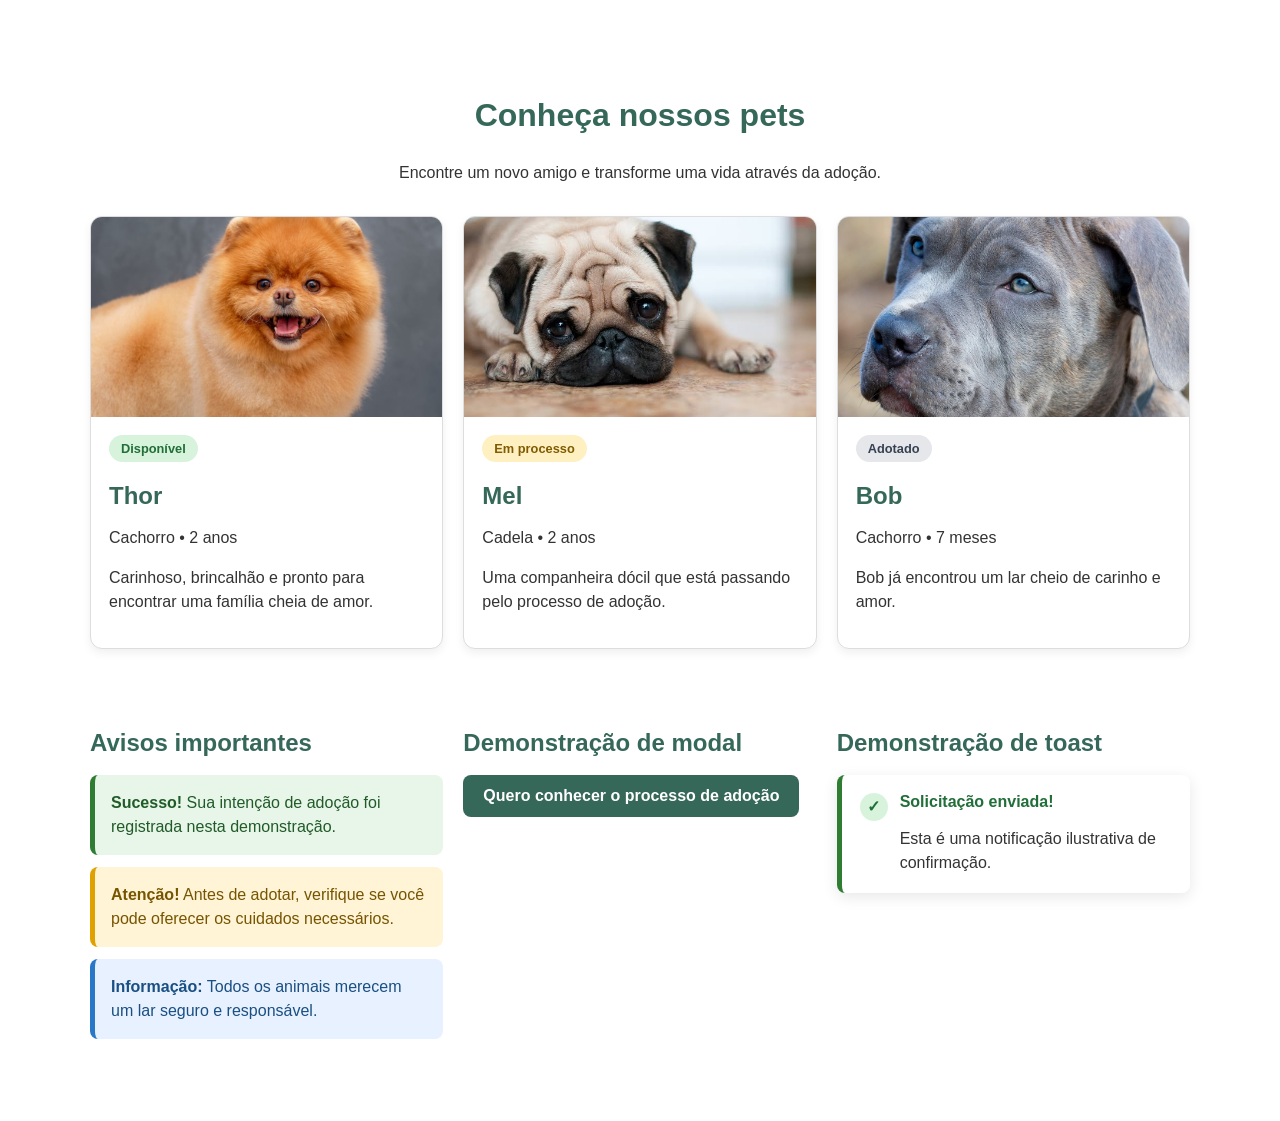
<file: adote.html>
<!DOCTYPE html>
<html lang="pt-BR">
<head>
    <meta charset="UTF-8">
    <meta name="viewport" content="width=device-width, initial-scale=1.0">

    <title>Adote um Amigo</title>

    <link rel="stylesheet" href="css/adote.css">
</head>
<body>
    
<!-- Demonstração de micro-interações - Patas Amigas -->
<section class="demonstracao" aria-labelledby="titulo-demonstracao">

    <h1 id="titulo-demonstracao">Conheça nossos pets</h1>
    <p class="descricao">
        Encontre um novo amigo e transforme uma vida através da adoção.
    </p>

    <!-- Cards dos animais com badges -->
    <div class="cards-pets">

         <!-- Card do Thor -->
    <article class="card-pet">
        <img src="img/thor.jpg"
             alt="Foto do cachorro Thor">

        <div class="conteudo-pet">
            <span class="badge disponivel">Disponível</span>

            <h2>Thor</h2>
            <p>Cachorro • 2 anos</p>

            <p>
                Carinhoso, brincalhão e pronto para encontrar
                uma família cheia de amor.
            </p>
        </div>
    </article>

    
         <!-- Card da Mel -->
    <article class="card-pet">
        <img src="img/mel.jpg"
             alt="Foto do cachorro Thor">

        <div class="conteudo-pet">
            <span class="badge processo">Em processo</span>

            <h2>Mel</h2>
            <p>Cadela • 2 anos</p>

            <p>
                Uma companheira dócil que está passando pelo processo de adoção.
            </p>
        </div>
    </article>

    
         <!-- Card do Bob -->
    <article class="card-pet">
        <img src="img/bob.jpg"
             alt="Foto do cachorro Thor">

        <div class="conteudo-pet">
            <span class="badge adotado">Adotado</span>

            <h2>Bob</h2>
            <p>Cachorro • 7 meses</p>

            <p>
                Bob já encontrou um lar cheio de carinho e amor.
            </p>
        </div>
    </article>

    <!-- Caixas de alerta -->
    <section class="area-alertas" aria-labelledby="titulo-alertas">
        <h2 id="titulo-alertas">Avisos importantes</h2>

        <div class="alerta sucesso" role="status">
            <strong>Sucesso!</strong>
            Sua intenção de adoção foi registrada nesta demonstração.
        </div>

        <div class="alerta atencao" role="note">
            <strong>Atenção!</strong>
            Antes de adotar, verifique se você pode oferecer os cuidados necessários.
        </div>

        <div class="alerta informacao" role="note">
            <strong>Informação:</strong>
            Todos os animais merecem um lar seguro e responsável.
        </div>
    </section>

    <!-- Modal demonstrativo sem JavaScript -->
    <section class="area-modal" aria-labelledby="titulo-modal">
        <h2 id="titulo-modal">Demonstração de modal</h2>

        <details class="modal-demo">
            <summary class="botao-adotar">Quero conhecer o processo de adoção</summary>

            <div class="modal-conteudo" role="dialog"
                 aria-labelledby="titulo-conteudo-modal">

                <div class="modal-caixa">
                    <h3 id="titulo-conteudo-modal">Como funciona a adoção?</h3>

                    <p>
                        A adoção responsável começa com o conhecimento
                        das necessidades do animal e o compromisso com seu bem-estar.
                    </p>

                    <ul>
                        <li>Conheça o pet e sua personalidade.</li>
                        <li>Converse com a equipe responsável.</li>
                        <li>Prepare um ambiente seguro para recebê-lo.</li>
                    </ul>

                    <p class="nota-modal">
                        Esta é uma demonstração visual, sem envio real de cadastro.
                    </p>

                    <p>
                        <strong>Para fechar:</strong> clique novamente no título
                        acima.
                    </p>
                </div>
            </div>
        </details>
    </section>

    <!-- Toast demonstrativo -->
    <section class="area-toast" aria-labelledby="titulo-toast">
        <h2 id="titulo-toast">Demonstração de toast</h2>

        <div class="toast-demo" role="status">
            <span class="icone-toast" aria-hidden="true">✓</span>
            <div>
                <strong>Solicitação enviada!</strong>
                <p>Esta é uma notificação ilustrativa de confirmação.</p>
            </div>
        </div>
    </section>

</section>
</body>
</html>
</file>
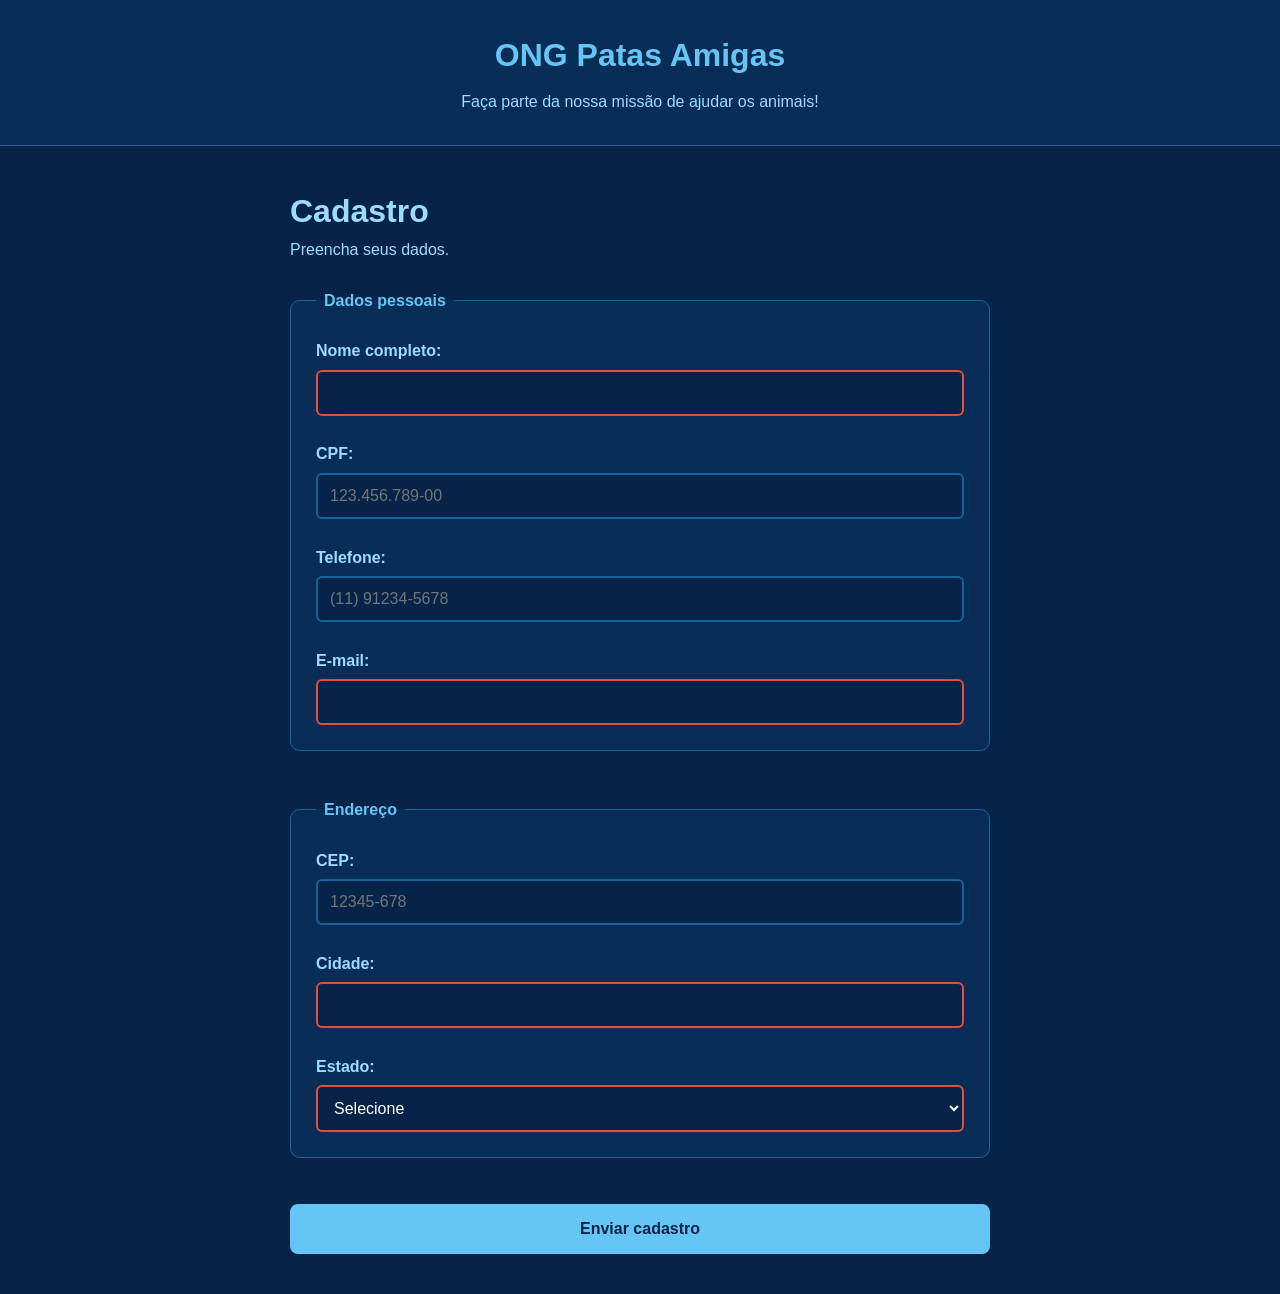
<file: cadastro.html>
<!DOCTYPE html>
<html lang="pt-BR">

<head>
    <meta charset="UTF-8">
    <meta name="viewport" content="width=device-width, initial-scale=1.0">
    <title>Adote - Patas Amigas</title>
    <link rel="stylesheet" href="css/cadastro.css">
</head>

<body>

    <header>
        <h1>ONG Patas Amigas</h1>
        <p>Faça parte da nossa missão de ajudar os animais!</p>
    </header>

    <main>
    
        <h1>Cadastro</h1>

        <p>
            Preencha seus dados.
        </p>

        <form>

            <fieldset>
                <legend>Dados pessoais</legend>

                <label for="nome">Nome completo:</label>
                <input
                    type="text"
                    id="nome"
                    name="nome"
                    required
                >

                <br><br>

                <label for="cpf">CPF:</label>
                <input
                    type="text"
                    id="cpf"
                    name="cpf"
                    pattern="[0-9]{3}\.[0-9]{3}\.[0-9]{3}-[0-9]{2}"
                    placeholder="123.456.789-00"
                    required
                >

                <br><br>

                <label for="telefone">Telefone:</label>
                <input
                    type="tel"
                    id="telefone"
                    name="telefone"
                    pattern="\([0-9]{2}\) 9[0-9]{4}-[0-9]{4}"
                    placeholder="(11) 91234-5678"
                    required
                >

                <br><br>

                <label for="email">E-mail:</label>
                <input
                    type="email"
                    id="email"
                    name="email"
                    required
                >

            </fieldset>

            <br>

            <fieldset>

                <legend>Endereço</legend>

                <label for="cep">CEP:</label>
                <input
                    type="text"
                    id="cep"
                    name="cep"
                    pattern="[0-9]{5}-?[0-9]{3}"
                    placeholder="12345-678"
                    required
                >

                <br><br>

                <label for="cidade">Cidade:</label>
                <input
                    type="text"
                    id="cidade"
                    name="cidade"
                    required
                >

                <br><br>

                <label for="estado">Estado:</label>

                <select
                    id="estado"
                    name="estado"
                    required
                >
                    <option value="">Selecione</option>
                    <option value="SP">São Paulo</option>
                    <option value="RJ">Rio de Janeiro</option>
                    <option value="MG">Minas Gerais</option>
                </select>

            </fieldset>

            <br>

            <button type="submit">
                Enviar cadastro
            </button>

        </form>

    </main>

</body>
</html>
</file>
<file: css/adote.css>
/* ===== DEMONSTRAÇÃO - PATAS AMIGAS ===== */

.demonstracao {
    max-width: 1100px;
    margin: 50px auto;
    padding: 20px;
    font-family: Arial, sans-serif;
    color: #333;
}

.demonstracao h1,
.demonstracao > .descricao {
    text-align: center;
}

.demonstracao h1 {
    color: #356859;
    font-size: 2rem;
}

.descricao {
    margin-bottom: 30px;
    line-height: 1.6;
}

/* ===== CARDS DOS PETS ===== */

.cards-pets {
    display: grid;
    grid-template-columns: repeat(3, 1fr);
    gap: 20px;
}

.card-pet {
    overflow: hidden;
    background-color: #fff;
    border: 1px solid #ddd;
    border-radius: 12px;
    box-shadow: 0 4px 10px #00000010;
    transition: transform 0.2s, box-shadow 0.2s;
}

.card-pet:hover {
    transform: translateY(-5px);
    box-shadow: 0 8px 18px #00000020;
}

.card-pet img {
    display: block;
    width: 100%;
    height: 200px;
    object-fit: cover;
}

.conteudo-pet {
    padding: 18px;
}

.conteudo-pet h2 {
    margin-bottom: 8px;
    color: #356859;
}

.conteudo-pet p {
    line-height: 1.5;
}

/* ===== BADGES ===== */

.badge {
    display: inline-block;
    padding: 6px 12px;
    border-radius: 20px;
    font-size: 0.8rem;
    font-weight: bold;
}

.disponivel {
    background-color: #d8f3dc;
    color: #216e39;
}

.processo {
    background-color: #fff0c2;
    color: #805b00;
}

.adotado {
    background-color: #e5e7eb;
    color: #374151;
}

/* ===== ALERTAS ===== */

.area-alertas,
.area-modal,
.area-toast {
    margin-top: 40px;
}

.area-alertas h2,
.area-modal h2,
.area-toast h2 {
    color: #356859;
    margin-bottom: 18px;
}

.alerta {
    padding: 16px;
    margin-bottom: 12px;
    border-radius: 8px;
    border-left: 5px solid;
    line-height: 1.5;
}

.sucesso {
    background-color: #e8f5e9;
    border-color: #2e7d32;
    color: #205b28;
}

.atencao {
    background-color: #fff4d6;
    border-color: #e0a000;
    color: #765400;
}

.informacao {
    background-color: #e8f1ff;
    border-color: #2878c7;
    color: #194f82;
}

/* ===== MODAL COM DETAILS ===== */

.modal-demo summary {
    list-style: none;
}

.modal-demo summary::-webkit-details-marker {
    display: none;
}

.botao-adotar {
    display: inline-block;
    padding: 12px 20px;
    background-color: #356859;
    color: white;
    border-radius: 8px;
    cursor: pointer;
    font-weight: bold;
    transition: background-color 0.2s;
}

.botao-adotar:hover {
    background-color: #244b40;
}

.botao-adotar:focus-visible {
    outline: 3px solid #e0a000;
    outline-offset: 3px;
}

.modal-demo[open] .modal-conteudo {
    position: fixed;
    inset: 0;
    z-index: 1000;
    display: flex;
    justify-content: center;
    align-items: center;
    padding: 20px;
    background-color: rgb(0 0 0 / 60%);
}

.modal-caixa {
    width: 100%;
    max-width: 500px;
    padding: 28px;
    background-color: white;
    border-radius: 12px;
    box-shadow: 0 10px 35px #00000040;
    line-height: 1.6;
    animation: aparecer 0.25s ease-out;
}

.modal-caixa h3 {
    margin-top: 0;
    color: #356859;
}

.nota-modal {
    padding: 10px;
    background-color: #f3f4f6;
    border-radius: 6px;
    font-size: 0.9rem;
}

/* ===== TOAST ===== */

.toast-demo {
    display: flex;
    align-items: flex-start;
    gap: 12px;
    max-width: 430px;
    padding: 18px;
    background-color: #fff;
    border-left: 5px solid #2e7d32;
    border-radius: 8px;
    box-shadow: 0 4px 15px #00000018;
}

.icone-toast {
    display: flex;
    align-items: center;
    justify-content: center;
    flex-shrink: 0;
    width: 28px;
    height: 28px;
    background-color: #d8f3dc;
    color: #216e39;
    border-radius: 50%;
    font-weight: bold;
}

.toast-demo strong {
    color: #216e39;
}

.toast-demo p {
    margin-bottom: 0;
    line-height: 1.5;
}

/* ===== ANIMAÇÃO ===== */

@keyframes aparecer {
    from {
        opacity: 0;
        transform: translateY(10px);
    }

    to {
        opacity: 1;
        transform: translateY(0);
    }
}

/* ===== RESPONSIVIDADE ===== */

@media (max-width: 768px) {
    .cards-pets {
        grid-template-columns: repeat(2, 1fr);
    }

    .demonstracao {
        margin: 25px auto;
        padding: 15px;
    }
}

@media (max-width: 500px) {
    .cards-pets {
        grid-template-columns: 1fr;
    }

    .demonstracao h1 {
        font-size: 1.6rem;
    }

    .modal-caixa {
        padding: 20px;
    }
}

/* Respeita usuários que preferem menos movimento */
@media (prefers-reduced-motion: reduce) {
    .card-pet,
    .botao-adotar {
        transition: none;
    }

    .modal-caixa {
        animation: none;
    }
}
</file>
<file: css/cadastro.css>
:root {
    --azul-escuro: #062449;
    --azul-fundo: #082D57;
    --azul-bebe: #9EDCFF;
    --azul-destaque: #65C5F5;
    --azul-borda: #17649A;
    --branco: #FFFFFF;
    --verde: #35c759;
    --vermelho: #e74c3c;
}

* {
    margin: 0;
    padding: 0;
    box-sizing: border-box;
}

body {
    font-family: Arial, Helvetica, sans-serif;
    background-color: var(--azul-escuro);
    color: var(--azul-bebe);
    line-height: 1.6;
}

header {
    background-color: var(--azul-fundo);
    text-align: center;
    padding: 30px 20px;
    border-bottom: 1px solid var(--azul-borda);
}

header h1 {
    color: var(--azul-destaque);
    margin-bottom: 8px;
}

main {
    width: min(100% - 40px, 700px);
    margin: 40px auto;
}

main > h2 {
    color: var(--azul-destaque);
    margin-bottom: 10px;
}

form {
    margin-top: 25px;
}

fieldset {
    border: 1px solid var(--azul-borda);
    border-radius: 10px;
    padding: 25px;
    margin-bottom: 20px;
    background-color: var(--azul-fundo);
}

legend {
    color: var(--azul-destaque);
    font-weight: bold;
    padding: 0 8px;
}

label {
    display: block;
    margin-bottom: 6px;
    font-weight: bold;
}

input,
select {
    width: 100%;
    padding: 12px;
    border: 2px solid var(--azul-borda);
    border-radius: 6px;
    background-color: var(--azul-escuro);
    color: var(--branco);
    font-size: 1rem;
    transition: border-color 0.3s ease, box-shadow 0.3s ease;
}

/* Estado de foco */
input:focus,
select:focus {
    outline: none;
    border-color: var(--azul-destaque);
    box-shadow: 0 0 8px rgba(101, 197, 245, 0.5);
}

/* Campo preenchido corretamente */
input:valid,
select:valid {
    border-color: var(--verde);
}

/* Campo preenchido incorretamente */
input:invalid:not(:placeholder-shown),
select:invalid {
    border-color: var(--vermelho);
}

/* Botão */
button {
    width: 100%;
    padding: 14px;
    border: 2px solid var(--azul-destaque);
    border-radius: 8px;
    background-color: var(--azul-destaque);
    color: var(--azul-escuro);
    font-size: 1rem;
    font-weight: bold;
    cursor: pointer;
    transition: background-color 0.3s ease,
                color 0.3s ease,
                box-shadow 0.3s ease,
                transform 0.1s ease;
}

/* Mouse sobre o botão */
button:hover {
    background-color: var(--branco);
    color: var(--azul-escuro);
    box-shadow: 0 0 10px rgba(101, 197, 245, 0.6);
}

/* Botão recebe foco */
button:focus {
    outline: none;
    box-shadow: 0 0 0 3px rgba(101, 197, 245, 0.4);
}

/* Botão sendo pressionado */
button:active {
    transform: scale(0.98);
    box-shadow: none;
}

/* Botão desabilitado */
button:disabled {
    background-color: #555;
    border-color: #555;
    color: #ccc;
    cursor: not-allowed;
    opacity: 0.6;
    box-shadow: none;
}

/* Responsividade */
@media (max-width: 600px) {
    main {
        width: min(100% - 24px, 700px);
        margin: 25px auto;
    }

    fieldset {
        padding: 18px;
    }

    header h1 {
        font-size: 1.7rem;
    }
}
</file>
